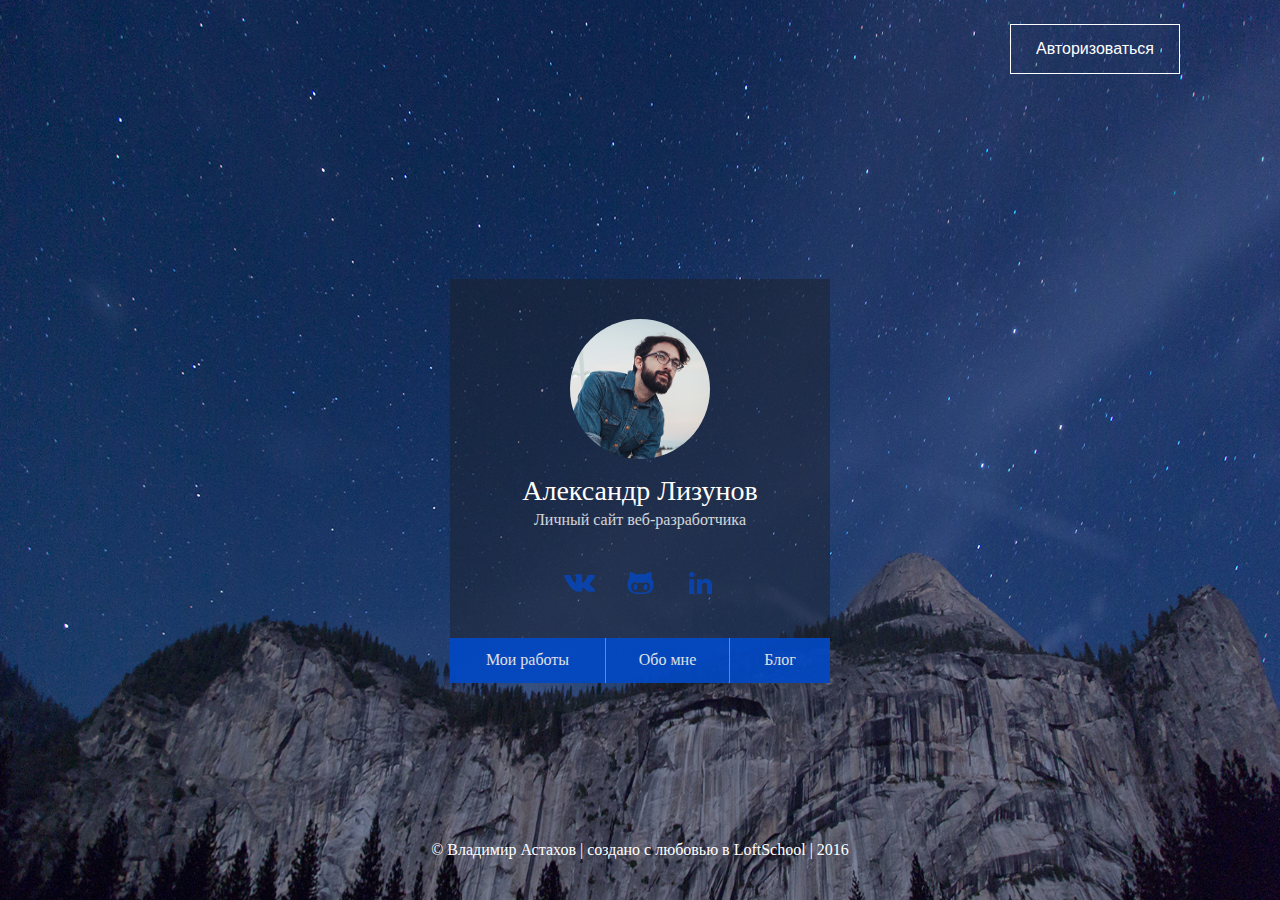
<file: index.html>
<!DOCTYPE html>
<html>
  <head>
    <meta charset="utf-8">
    <title>Home page</title>
    <meta content="" name="author">
    <meta content="" name="description">
    <meta content="" name="keywords">
    <meta content="width=device-width, initial-scale=1" name="viewport">
    <meta content="ie=edge" http-equiv="x-ua-compatible">
    <link rel="stylesheet" href="/assets/css/foundation.css">
    <script src="/assets/js/foundation.js" defer></script>
    <script src="/assets/js/app.js" defer></script><!--[if lt IE 9]>
    <script src="http://cdnjs.cloudflare.com/ajax/libs/html5shiv/3.7.2/html5shiv.min.js"></script><![endif]-->
  </head>
  <link rel="stylesheet" href="/assets/css/fonts.css">
  <link rel="stylesheet" href="/assets/css/app.css">
  <body>
    <div class="wraper">
      <div class="main__bg"><img class="main__bg-image" src="/assets/img/night-login.png"></div>
      <div class="content">
        <button class="authorisation-button">Авторизоваться</button>
        <div class="hero__container">
          <div class="hero__container-bg">
            <div class="C-hero__block">
              <div class="hero__block-pic"><img class="hero__block-pic-screen" src="/assets/img/photofull.png"></div>
              <div class="hero__block-name">Александр Лизунов</div>
              <div class="hero__block-spec">Личный сайт веб-разработчика</div>
            </div>
            <ul class="C-socials">
              <li class="socials__item"><a class="socials__link" href="#">
                  <svg class="icon socials-link-ico">
                    <use xlink:href="/assets/img/sprite.svg#vk"></use>
                  </svg></a></li>
              <li class="socials__item"><a class="socials__link" href="#">
                  <svg class="icon socials-link-ico">
                    <use xlink:href="/assets/img/sprite.svg#github"></use>
                  </svg></a></li>
              <li class="socials__item"><a class="socials__link" href="#">
                  <svg class="icon socials-link-ico">
                    <use xlink:href="/assets/img/sprite.svg#in"></use>
                  </svg></a></li>
            </ul>
            <ul class="hero__container-nav">
              <li class="hero__container-nav-item"><a class="hero__container-nav-link work" href="/works.html">Мои работы</a></li>
              <li class="hero__container-nav-item"><a class="hero__container-nav-link about" href="/about.html">Обо мне</a></li>
              <li class="hero__container-nav-item"><a class="hero__container-nav-link blog" href="/blog.html">Блог</a></li>
            </ul>
          </div>
        </div>
        <div class="made-by">© Владимир Астахов | создано с любовью в LoftSchool | 2016</div>
      </div>
    </div>
  </body>
</html>
</file>
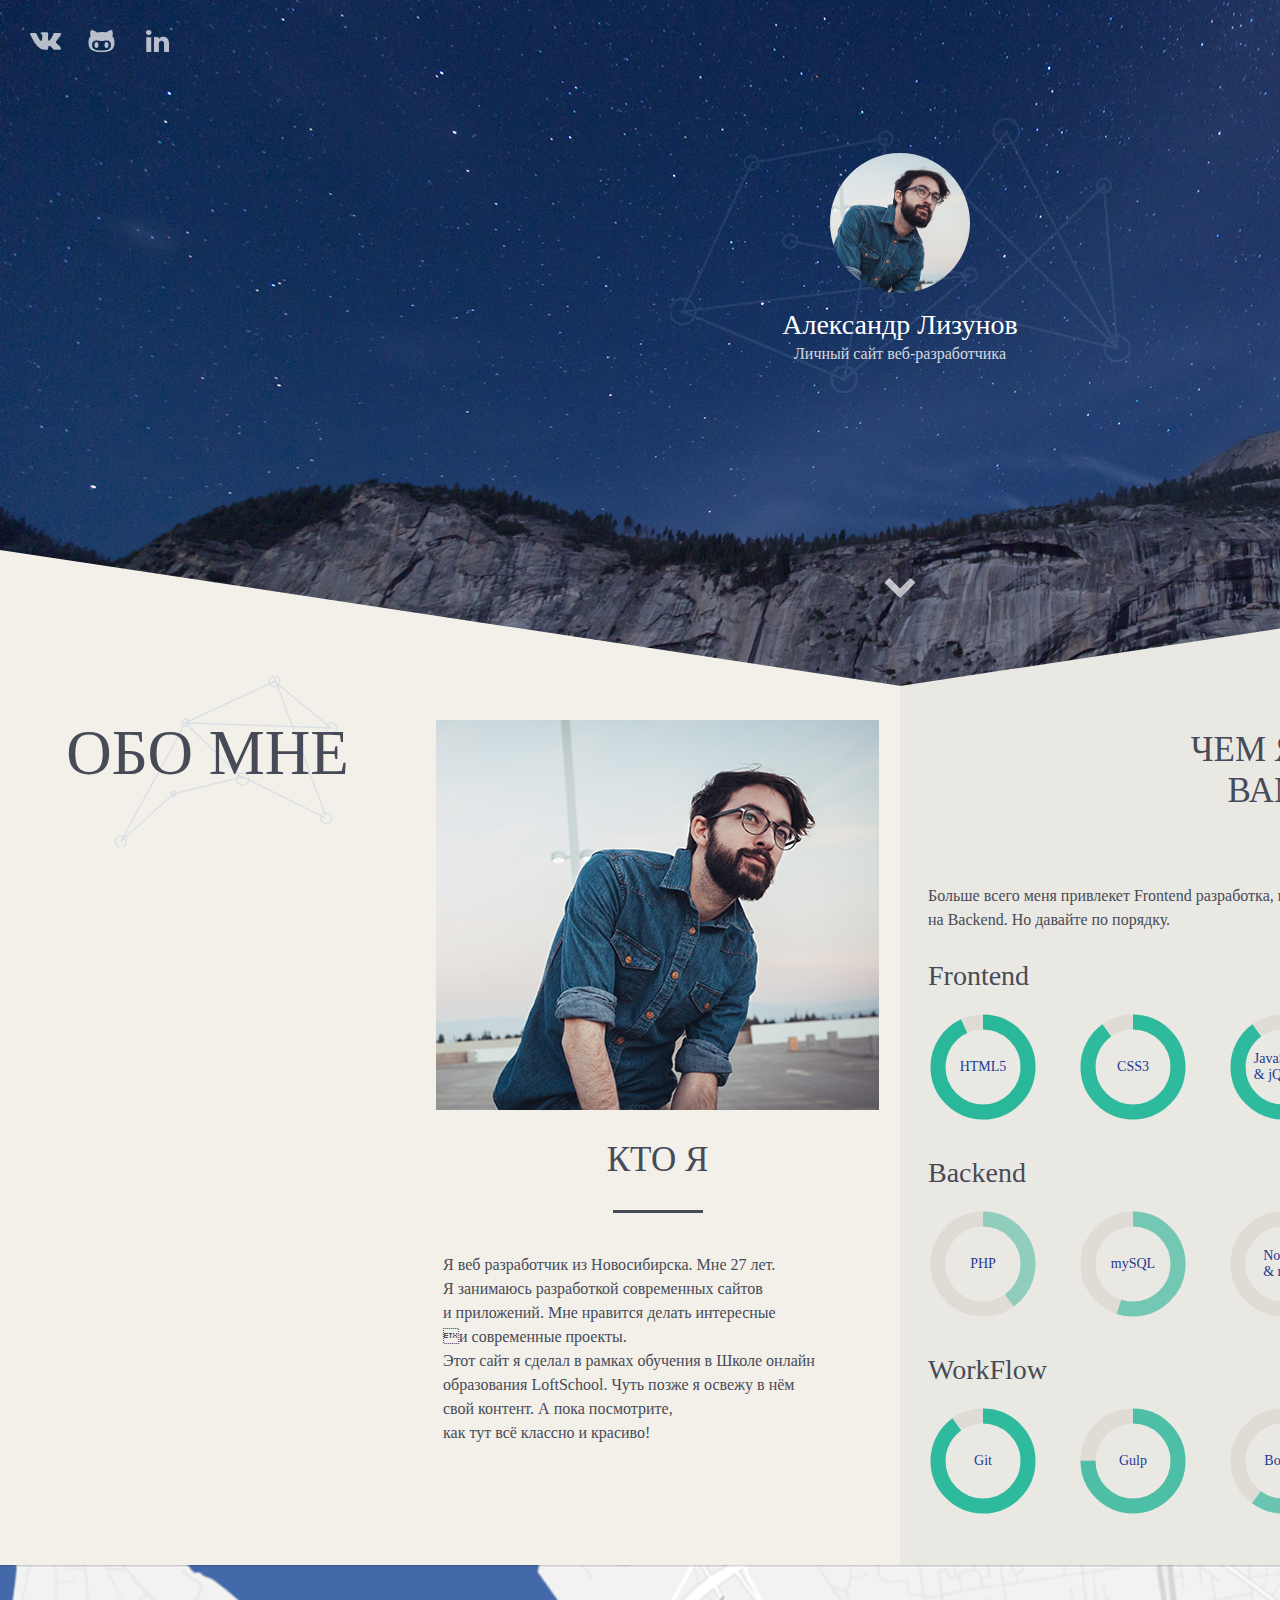
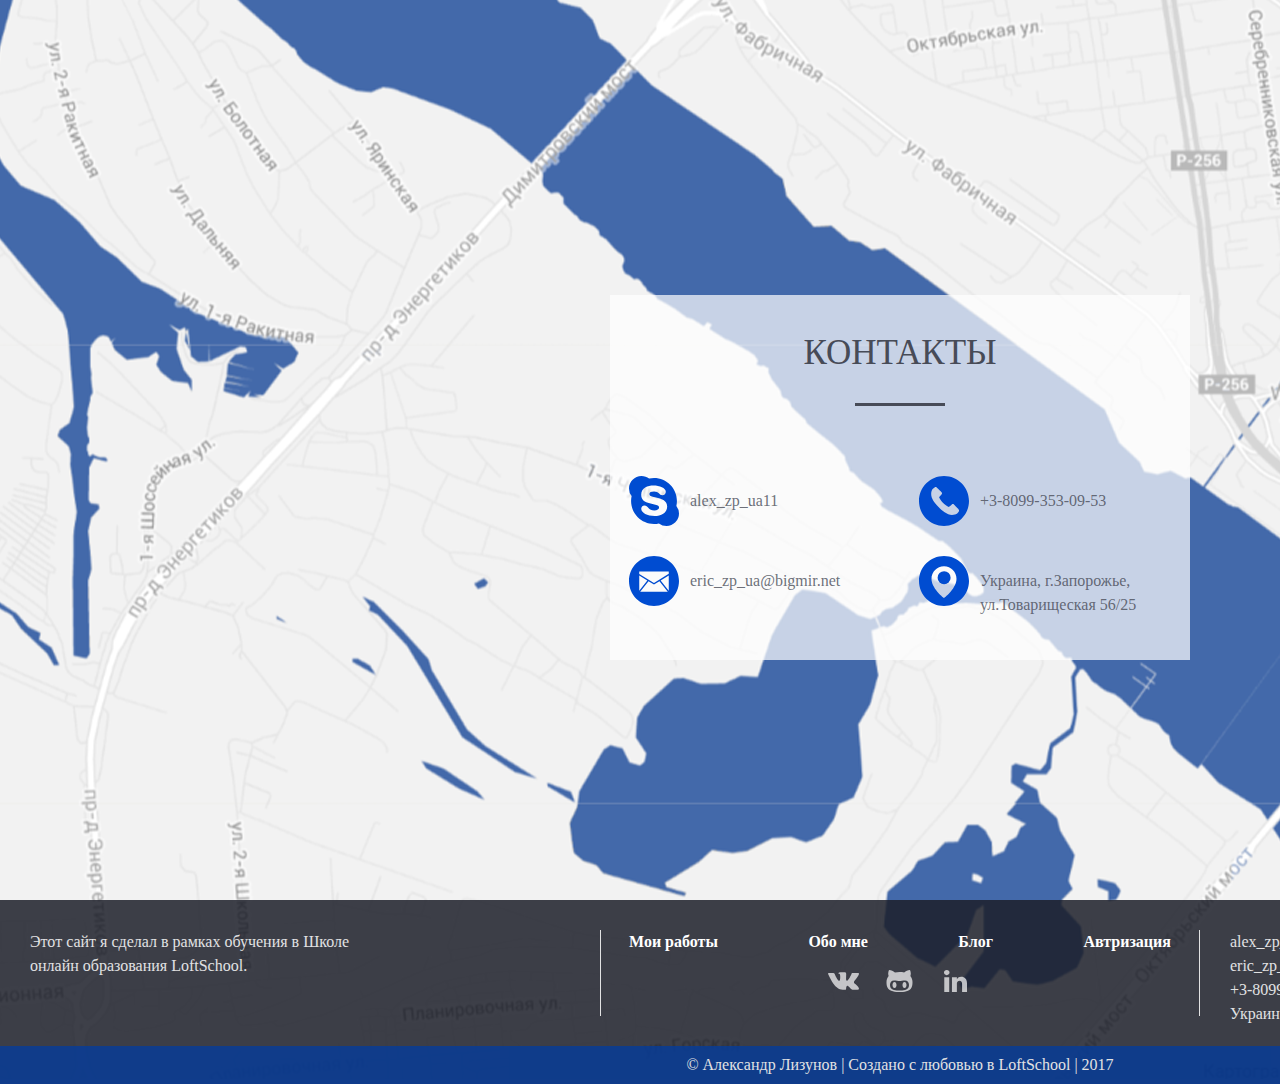
<file: about.html>
<!DOCTYPE html>
<html>
  <head>
    <meta charset="utf-8">
    <title>Обо мне</title>
    <meta content="" name="author">
    <meta content="" name="description">
    <meta content="" name="keywords">
    <meta content="width=device-width, initial-scale=1" name="viewport">
    <meta content="ie=edge" http-equiv="x-ua-compatible">
    <link rel="stylesheet" href="/assets/css/foundation.css">
    <script src="/assets/js/foundation.js" defer></script>
    <script src="/assets/js/app.js" defer></script><!--[if lt IE 9]>
    <script src="http://cdnjs.cloudflare.com/ajax/libs/html5shiv/3.7.2/html5shiv.min.js"></script><![endif]-->
  </head>
  <link rel="stylesheet" href="/assets/css/fonts.css">
  <link rel="stylesheet" href="/assets/css/about.css">
  <body>
    <div class="wraper">
      <div class="wraper__bg"><img class="wraper__bg-image" src="/assets/img/night-login.png"></div>
      <div class="header-cover">
        <ul class="header-socials C-socials">
          <li class="socials__item"><a class="socials__link" href="#">
              <svg class="icon socials-link-ico">
                <use xlink:href="/assets/img/sprite.svg#vk"></use>
              </svg></a></li>
          <li class="socials__item"><a class="socials__link" href="#">
              <svg class="icon socials-link-ico">
                <use xlink:href="/assets/img/sprite.svg#github"></use>
              </svg></a></li>
          <li class="socials__item"><a class="socials__link" href="#">
              <svg class="icon socials-link-ico">
                <use xlink:href="/assets/img/sprite.svg#in"></use>
              </svg></a></li>
        </ul>
        <button class="header__menubtn">
          <svg class="icon socials-link-ico hamburger">
            <use xlink:href="/assets/img/sprite.svg#hamburger"></use>
          </svg>
        </button>
      </div>
      <svg class="icon header__stars">
        <use xlink:href="/assets/img/sprite.svg#stars1"></use>
      </svg>
      <div class="C-hero__block">
        <div class="hero__block-pic"><img class="hero__block-pic-screen" src="/assets/img/photofull.png"></div>
        <div class="hero__block-name">Александр Лизунов</div>
        <div class="hero__block-spec">Личный сайт веб-разработчика</div>
      </div>
      <div class="box">
        <svg class="traingle" xmlns="http://www.w3.org/2000/svg" viewbox="0 0 1000 85" preserveaspectratio="none">
          <polygon class="left" points="0,0   0,86   500.8,86   500.8,75.5"></polygon>
          <polygon class="right" points="1000,0   1000,86   500,86   500,75.5"></polygon>
        </svg>
      </div>
      <button class="arrow-down">
        <svg class="icon socials-link-ico arrow-down_btn ">
          <use xlink:href="/assets/img/sprite.svg#arrow_down"></use>
        </svg>
      </button>
    </div>
    <div class="wraper content_wraper">
      <div class="about left">
        <div class="about-content__left">
          <h1 class="about-content__left-me">ОБО МНЕ
            <svg class="icon content__stars-ico">
              <use xlink:href="/assets/img/sprite.svg#stars2"></use>
            </svg>
          </h1>
          <div class="about-content__left-details"><img class="about-content__left-details-image" src="/assets/img/photofull.png">
            <h2 class="about-content__left-details-who">КТО Я</h2>
            <div class="about-content__left-details-text">
              <p>Я веб разработчик из Новосибирска. Мне 27 лет.</p>
              <p>Я занимаюсь разработкой современных сайтов</p>
              <p>и приложений. Мне нравится делать интересные</p>
              <p>и современные проекты.</p>
            </div>
            <div class="about-content__left-details-text">
              <p>Этот сайт я сделал в рамках обучения в Школе онлайн</p>
              <p>образования LoftSchool. Чуть позже я освежу в нём</p>
              <p>свой контент. А пока посмотрите,</p>
              <p>как тут всё классно и красиво!</p>
            </div>
          </div>
        </div>
      </div>
      <div class="about right">
        <div class="about-content__right">
          <h2 class="about-content__left-details-who">
            <p>ЧЕМ Я МОГУ БЫТЬ</p>
            <p>ВАМ ПОЛЕЗЕН</p>
          </h2>
          <div class="about-content__left-details-text">
            <p>Больше всего меня привлекет Frontend разработка, но я также знаком и могу решать не сложные задачи</p>
            <p>на Backend. Но давайте по порядку.</p>
          </div>
          <h3>Frontend
            <div class="about-content__right-directions">
              <div class="about-content__right-directions-item">
                <svg class="circles" width="110" height="110">
                  <circle class="circle__first" r="45" cx="50%" cy="50%" fill="none"></circle>
                  <circle class="circle__second circle-html" r="45" cx="50%" cy="50%" transform="rotate(-90 55 55)"></circle>
                </svg>
                <div class="about-content__right-directions-text">HTML5</div>
              </div>
              <div class="about-content__right-directions-item">
                <svg class="circles" width="110" height="110">
                  <circle class="circle__first" r="45" cx="50%" cy="50%" fill="none"></circle>
                  <circle class="circle__second circle-css" r="45" cx="50%" cy="50%" transform="rotate(-90 55 55)"></circle>
                </svg>
                <div class="about-content__right-directions-text">CSS3</div>
              </div>
              <div class="about-content__right-directions-item">
                <svg class="circles" width="110" height="110">
                  <circle class="circle__first" r="45" cx="50%" cy="50%" fill="none"></circle>
                  <circle class="circle__second circle-js" r="45" cx="50%" cy="50%" transform="rotate(-90 55 55)"></circle>
                </svg>
                <div class="about-content__right-directions-text about-content__right-directions-text-js">
                  <p>JavaScript</p>
                  <p>& jQuery</p>
                </div>
              </div>
            </div>
          </h3>
          <h3>Backend
            <div class="about-content__right-directions">
              <div class="about-content__right-directions-item">
                <svg class="circles" width="110" height="110">
                  <circle class="circle__first" r="45" cx="50%" cy="50%" fill="none"></circle>
                  <circle class="circle__second circle-php" r="45" cx="50%" cy="50%" transform="rotate(-90 55 55)"></circle>
                </svg>
                <div class="about-content__right-directions-text">PHP</div>
              </div>
              <div class="about-content__right-directions-item">
                <svg class="circles" width="110" height="110">
                  <circle class="circle__first" r="45" cx="50%" cy="50%" fill="none"></circle>
                  <circle class="circle__second circle-sql" r="45" cx="50%" cy="50%" transform="rotate(-90 55 55)"></circle>
                </svg>
                <div class="about-content__right-directions-text">mySQL</div>
              </div>
              <div class="about-content__right-directions-item">
                <svg class="circles" width="110" height="110">
                  <circle class="circle__first" r="45" cx="50%" cy="50%" fill="none"></circle>
                  <circle class="circle__second circle-node" r="45" cx="50%" cy="50%" transform="rotate(-90 55 55)"></circle>
                </svg>
                <div class="about-content__right-directions-text about-content__right-directions-text-js">
                  <p>Nodejs</p>
                  <p>& npm</p>
                </div>
              </div>
              <div class="about-content__right-directions-item">
                <svg class="circles" width="110" height="110">
                  <circle class="circle__first" r="45" cx="50%" cy="50%" fill="none"></circle>
                  <circle class="circle__second circle-mongo" r="45" cx="50%" cy="50%" transform="rotate(-90 55 55)"></circle>
                </svg>
                <div class="about-content__right-directions-text">Mongo.db</div>
              </div>
            </div>
          </h3>
          <h3>WorkFlow
            <div class="about-content__right-directions">
              <div class="about-content__right-directions-item">
                <svg class="circles" width="110" height="110">
                  <circle class="circle__first" r="45" cx="50%" cy="50%" fill="none"></circle>
                  <circle class="circle__second circle-git" r="45" cx="50%" cy="50%" transform="rotate(-90 55 55)"></circle>
                </svg>
                <div class="about-content__right-directions-text">Git</div>
              </div>
              <div class="about-content__right-directions-item">
                <svg class="circles" width="110" height="110">
                  <circle class="circle__first" r="45" cx="50%" cy="50%" fill="none"></circle>
                  <circle class="circle__second circle-gulp" r="45" cx="50%" cy="50%" transform="rotate(-90 55 55)"></circle>
                </svg>
                <div class="about-content__right-directions-text">Gulp</div>
              </div>
              <div class="about-content__right-directions-item">
                <svg class="circles" width="110" height="110">
                  <circle class="circle__first" r="45" cx="50%" cy="50%" fill="none"></circle>
                  <circle class="circle__second circle-bower" r="45" cx="50%" cy="50%" transform="rotate(-90 55 55)"></circle>
                </svg>
                <div class="about-content__right-directions-text">Bower</div>
              </div>
            </div>
          </h3>
        </div>
      </div>
    </div>
    <div class="wraper wraper-last">
      <div class="map-container"><img src="/assets/img/map.png"></div>
      <div class="city-map__contacts-cover">
        <h2 class="city-map__contacts-title about-content__left-details-who">КОНТАКТЫ</h2>
        <div class="city-map__contacts-block"><a class="city-map__contacts-link" href="#">alex_zp_ua11
            <svg class="icon city-map__contacts-ico">
              <use xlink:href="/assets/img/sprite.svg#skype"></use>
            </svg></a><a class="city-map__contacts-link" href="#">+3-8099-353-09-53
            <svg class="icon city-map__contacts-ico">
              <use xlink:href="/assets/img/sprite.svg#phone_n"></use>
            </svg></a><a class="city-map__contacts-link" href="#">eric_zp_ua@bigmir.net
            <svg class="icon city-map__contacts-ico">
              <use xlink:href="/assets/img/sprite.svg#envelope_n"></use>
            </svg></a><a class="city-map__contacts-link" href="#">Украина, г.Запорожье, ул.Товарищеская 56/25
            <svg class="icon city-map__contacts-ico">
              <use xlink:href="/assets/img/sprite.svg#map_n"></use>
            </svg></a></div>
      </div>
      <footer class="footer-bg">
        <div class="footer-container">
          <div class="footer__block">
            <div class="footer-text">
              <p>Этот сайт я сделал в рамках обучения в Школе</p>
              <p>онлайн образования LoftSchool.</p>
            </div>
          </div>
          <div class="footer__block footer__block-central">
            <ul class="footer_block-nav">
              <li class="nav-item"><a class="nav-link" href="works.html">Мои работы</a></li>
              <li class="nav-item"><a class="nav-link" href="/about.html">Обо мне</a></li>
              <li class="nav-item"><a class="nav-link" href="/blog.html">Блог</a></li>
              <li class="nav-item"><a class="nav-link" href="#">Автризация</a></li>
            </ul>
            <ul class="C-socials footer-socials">
              <li class="socials__item"><a class="socials__link" href="#">
                  <svg class="icon socials-link-ico">
                    <use xlink:href="/assets/img/sprite.svg#vk"></use>
                  </svg></a></li>
              <li class="socials__item"><a class="socials__link" href="#">
                  <svg class="icon socials-link-ico">
                    <use xlink:href="/assets/img/sprite.svg#github"></use>
                  </svg></a></li>
              <li class="socials__item"><a class="socials__link" href="#">
                  <svg class="icon socials-link-ico">
                    <use xlink:href="/assets/img/sprite.svg#in"></use>
                  </svg></a></li>
            </ul>
          </div>
          <div class="footer__block">
            <div class="footer-text">
              <p>alex_zp_ua11</p>
              <p>eric_zp_ua@bigmir.net</p>
              <p>+3-8099-353-09-53</p>
              <p>Украина, г.Запорожье, ул.Товарищеская 56/25</p>
            </div>
          </div>
        </div>
        <footer class="copy-rights">© Александр Лизунов | Создано с любовью в LoftSchool | 2017</footer>
      </footer>
    </div>
  </body>
</html>
</file>
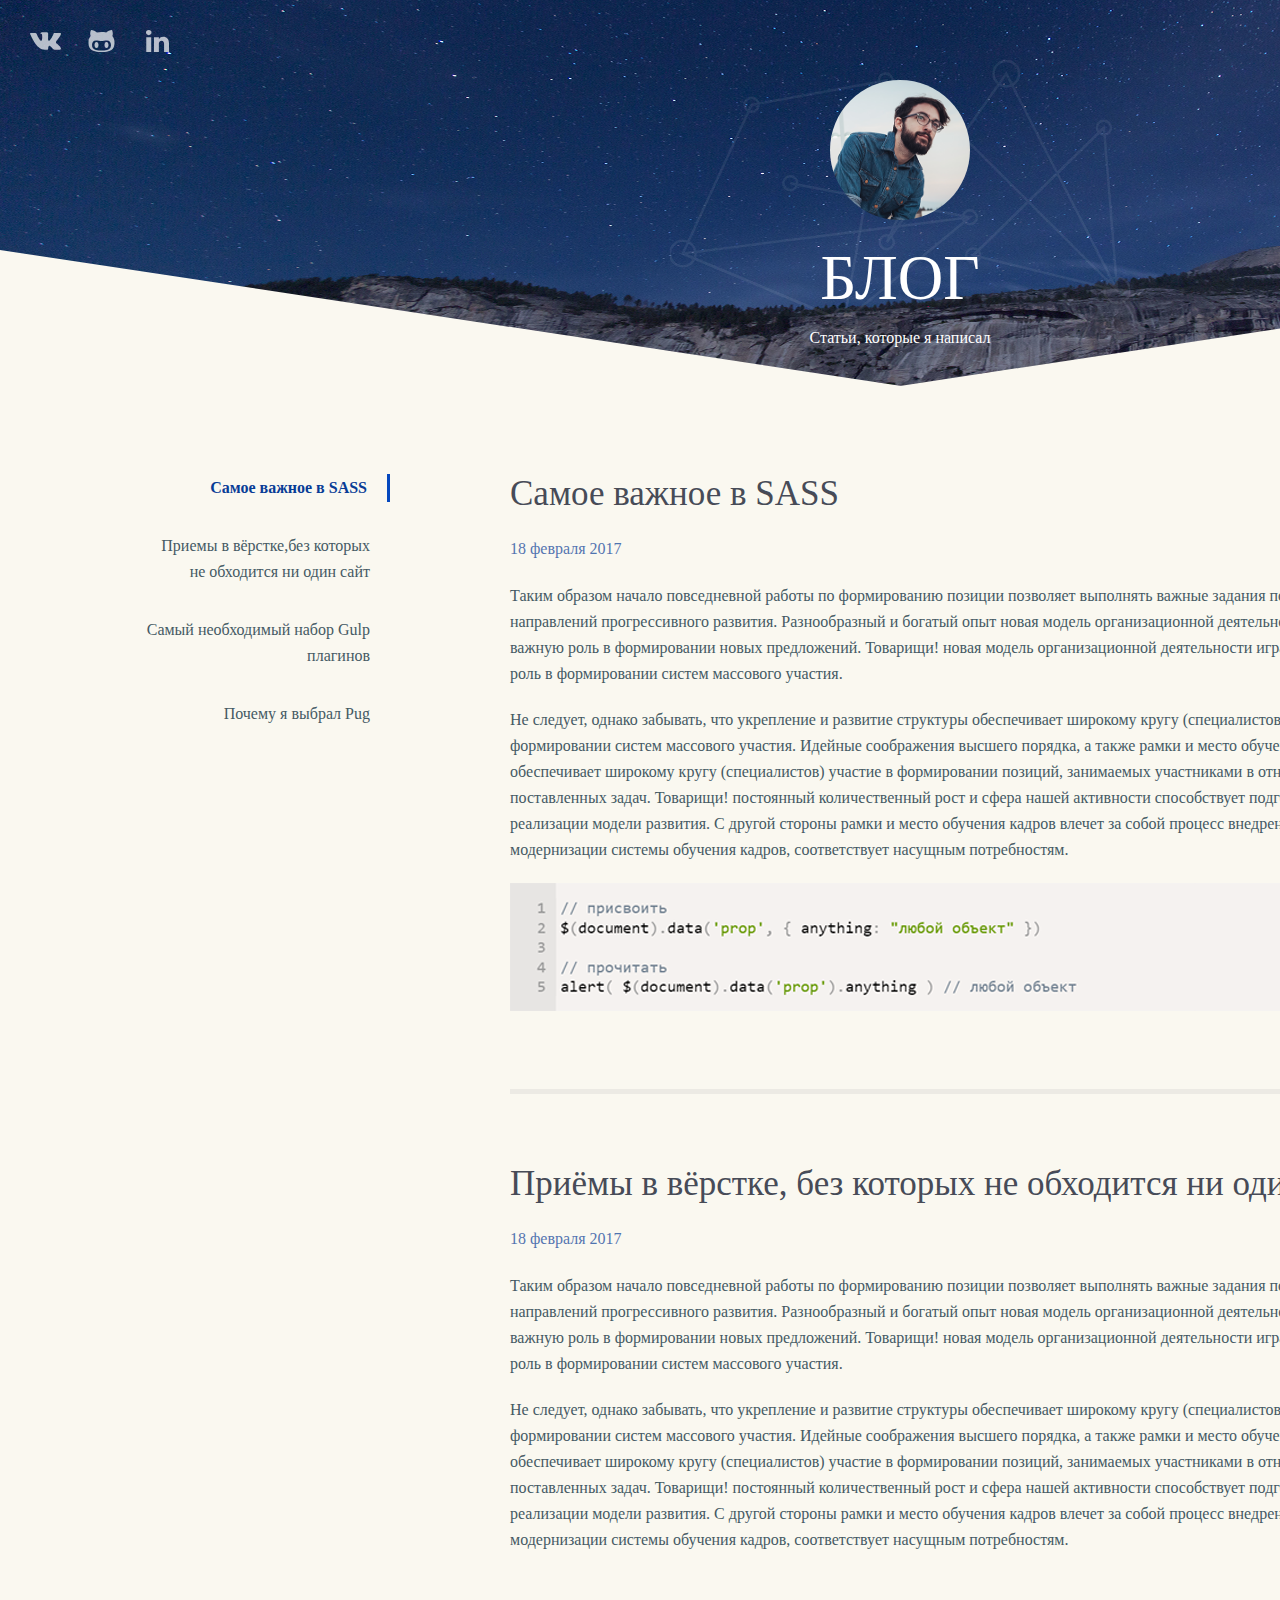
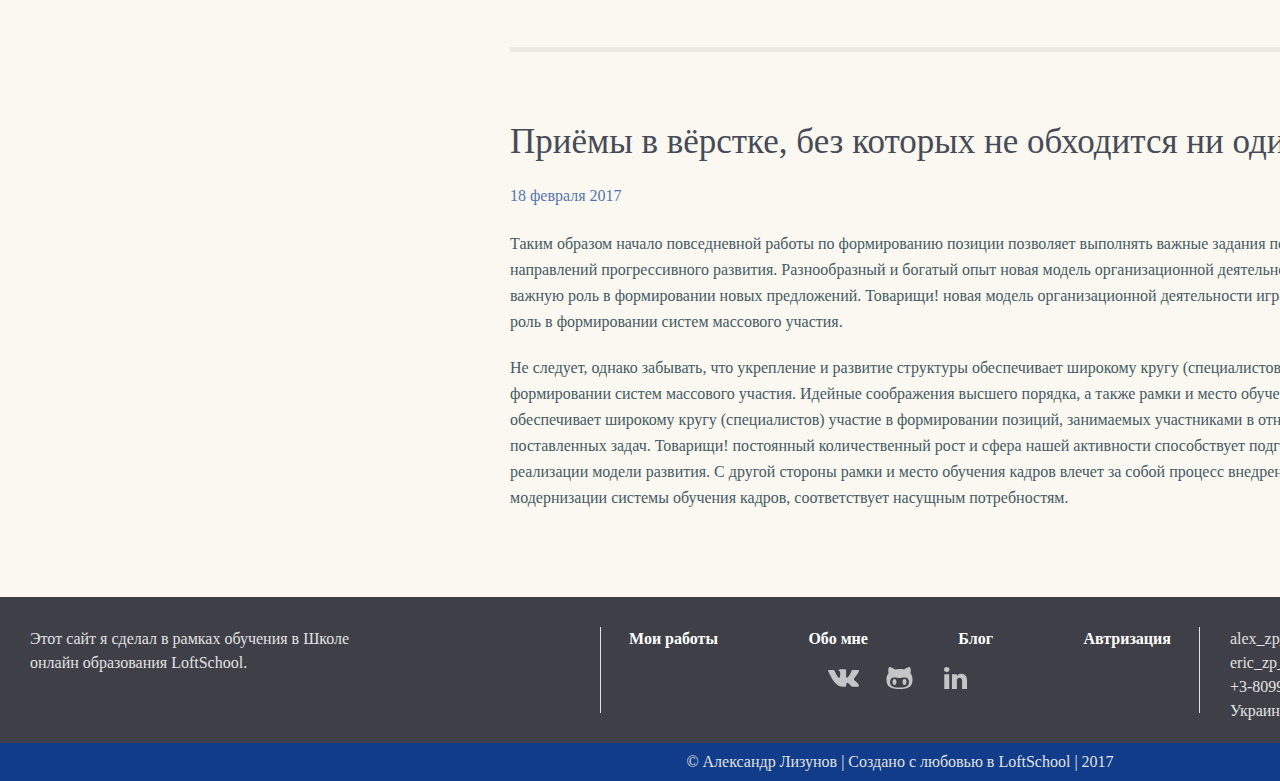
<file: blog.html>
<!DOCTYPE html>
<html>
  <head>
    <meta charset="utf-8">
    <title>Обо мне</title>
    <meta content="" name="author">
    <meta content="" name="description">
    <meta content="" name="keywords">
    <meta content="width=device-width, initial-scale=1" name="viewport">
    <meta content="ie=edge" http-equiv="x-ua-compatible">
    <link rel="stylesheet" href="/assets/css/foundation.css">
    <script src="/assets/js/foundation.js" defer></script>
    <script src="/assets/js/app.js" defer></script><!--[if lt IE 9]>
    <script src="http://cdnjs.cloudflare.com/ajax/libs/html5shiv/3.7.2/html5shiv.min.js"></script><![endif]-->
  </head>
  <link rel="stylesheet" href="/assets/css/fonts.css">
  <link rel="stylesheet" href="/assets/css/blog.css">
  <body>
    <div class="wraper">
      <div class="wraper__bg"><img class="wraper__bg-image" src="/assets/img/night-login.png"></div>
      <div class="header-cover">
        <ul class="header-socials C-socials">
          <li class="socials__item"><a class="socials__link" href="#">
              <svg class="icon socials-link-ico">
                <use xlink:href="/assets/img/sprite.svg#vk"></use>
              </svg></a></li>
          <li class="socials__item"><a class="socials__link" href="#">
              <svg class="icon socials-link-ico">
                <use xlink:href="/assets/img/sprite.svg#github"></use>
              </svg></a></li>
          <li class="socials__item"><a class="socials__link" href="#">
              <svg class="icon socials-link-ico">
                <use xlink:href="/assets/img/sprite.svg#in"></use>
              </svg></a></li>
        </ul>
        <button class="header__menubtn">
          <svg class="icon socials-link-ico hamburger">
            <use xlink:href="/assets/img/sprite.svg#hamburger"></use>
          </svg>
        </button>
      </div>
      <svg class="icon header__stars">
        <use xlink:href="/assets/img/sprite.svg#stars1"></use>
      </svg>
      <div class="C-hero__block">
        <div class="hero__block-pic"><img class="hero__block-pic-screen" src="/assets/img/photofull.png"></div>
        <h1>Блог</h1>
        <div class="hero__blog_text">Статьи, которые я написал</div>
      </div>
      <div class="box">
        <svg class="traingle" xmlns="http://www.w3.org/2000/svg" viewbox="0 0 1000 85" preserveaspectratio="none">
          <polygon class="left" points="0,0   0,86   500.8,86   500.8,75.5"></polygon>
          <polygon class="right" points="1000,0   1000,86   500,86   500,75.5"></polygon>
        </svg>
      </div>
    </div>
    <div class="wraper content-wraper">
      <div class="container">
        <div class="sidebar">
          <button class="sidebar-item side-bar_active">
            <p>Самое важное в SASS</p>
          </button>
          <button class="sidebar-item">
            <p>Приемы в вёрстке,без которых</p>
            <p>не обходится ни один сайт</p>
          </button>
          <button class="sidebar-item">
            <p>Самый необходимый набор Gulp</p>
            <p>плагинов</p>
          </button>
          <button class="sidebar-item">
            <p>Почему я выбрал Pug</p>
          </button>
        </div>
        <div class="main-content">
          <h2>Самое важное в SASS</h2>
          <p class="main-content__date">18 февраля 2017</p>
          <div class="main-content__text">
            <p class="main-content__text-article">Таким образом начало повседневной работы по формированию позиции позволяет выполнять важные задания по разработке направлений прогрессивного развития. Разнообразный и богатый опыт новая модель организационной деятельности играет важную роль в формировании новых предложений. Товарищи! новая модель организационной деятельности играет важную роль в формировании систем массового участия.</p>
            <p class="main-content__text-article">Не следует, однако забывать, что укрепление и развитие структуры обеспечивает широкому кругу (специалистов) участие в формировании систем массового участия. Идейные соображения высшего порядка, а также рамки и место обучения кадров обеспечивает широкому кругу (специалистов) участие в формировании позиций, занимаемых участниками в отношении поставленных задач. Товарищи! постоянный количественный рост и сфера нашей активности способствует подготовки и реализации модели развития. С другой стороны рамки и место обучения кадров влечет за собой процесс внедрения и модернизации системы обучения кадров, соответствует насущным потребностям.</p><img src="/assets/img/sassexample.png">
          </div>
          <h2>Приёмы в вёрстке, без которых не обходится ни один сайт</h2>
          <p class="main-content__date">18 февраля 2017</p>
          <div class="main-content__text">
            <p class="main-content__text-article">Таким образом начало повседневной работы по формированию позиции позволяет выполнять важные задания по разработке направлений прогрессивного развития. Разнообразный и богатый опыт новая модель организационной деятельности играет важную роль в формировании новых предложений. Товарищи! новая модель организационной деятельности играет важную роль в формировании систем массового участия.</p>
            <p class="main-content__text-article">Не следует, однако забывать, что укрепление и развитие структуры обеспечивает широкому кругу (специалистов) участие в формировании систем массового участия. Идейные соображения высшего порядка, а также рамки и место обучения кадров обеспечивает широкому кругу (специалистов) участие в формировании позиций, занимаемых участниками в отношении поставленных задач. Товарищи! постоянный количественный рост и сфера нашей активности способствует подготовки и реализации модели развития. С другой стороны рамки и место обучения кадров влечет за собой процесс внедрения и модернизации системы обучения кадров, соответствует насущным потребностям.</p>
          </div>
          <h2>Приёмы в вёрстке, без которых не обходится ни один сайт</h2>
          <p class="main-content__date">18 февраля 2017</p>
          <div class="main-content__text">
            <p class="main-content__text-article">Таким образом начало повседневной работы по формированию позиции позволяет выполнять важные задания по разработке направлений прогрессивного развития. Разнообразный и богатый опыт новая модель организационной деятельности играет важную роль в формировании новых предложений. Товарищи! новая модель организационной деятельности играет важную роль в формировании систем массового участия.</p>
            <p class="main-content__text-article">Не следует, однако забывать, что укрепление и развитие структуры обеспечивает широкому кругу (специалистов) участие в формировании систем массового участия. Идейные соображения высшего порядка, а также рамки и место обучения кадров обеспечивает широкому кругу (специалистов) участие в формировании позиций, занимаемых участниками в отношении поставленных задач. Товарищи! постоянный количественный рост и сфера нашей активности способствует подготовки и реализации модели развития. С другой стороны рамки и место обучения кадров влечет за собой процесс внедрения и модернизации системы обучения кадров, соответствует насущным потребностям.</p>
          </div>
        </div>
      </div>
    </div>
    <footer class="footer-bg">
      <div class="footer-container">
        <div class="footer__block">
          <div class="footer-text">
            <p>Этот сайт я сделал в рамках обучения в Школе</p>
            <p>онлайн образования LoftSchool.</p>
          </div>
        </div>
        <div class="footer__block footer__block-central">
          <ul class="footer_block-nav">
            <li class="nav-item"><a class="nav-link" href="works.html">Мои работы</a></li>
            <li class="nav-item"><a class="nav-link" href="/about.html">Обо мне</a></li>
            <li class="nav-item"><a class="nav-link" href="/blog.html">Блог</a></li>
            <li class="nav-item"><a class="nav-link" href="#">Автризация</a></li>
          </ul>
          <ul class="C-socials footer-socials">
            <li class="socials__item"><a class="socials__link" href="#">
                <svg class="icon socials-link-ico">
                  <use xlink:href="/assets/img/sprite.svg#vk"></use>
                </svg></a></li>
            <li class="socials__item"><a class="socials__link" href="#">
                <svg class="icon socials-link-ico">
                  <use xlink:href="/assets/img/sprite.svg#github"></use>
                </svg></a></li>
            <li class="socials__item"><a class="socials__link" href="#">
                <svg class="icon socials-link-ico">
                  <use xlink:href="/assets/img/sprite.svg#in"></use>
                </svg></a></li>
          </ul>
        </div>
        <div class="footer__block">
          <div class="footer-text">
            <p>alex_zp_ua11</p>
            <p>eric_zp_ua@bigmir.net</p>
            <p>+3-8099-353-09-53</p>
            <p>Украина, г.Запорожье, ул.Товарищеская 56/25</p>
          </div>
        </div>
      </div>
      <footer class="copy-rights">© Александр Лизунов | Создано с любовью в LoftSchool | 2017</footer>
    </footer>
  </body>
</html>
</file>
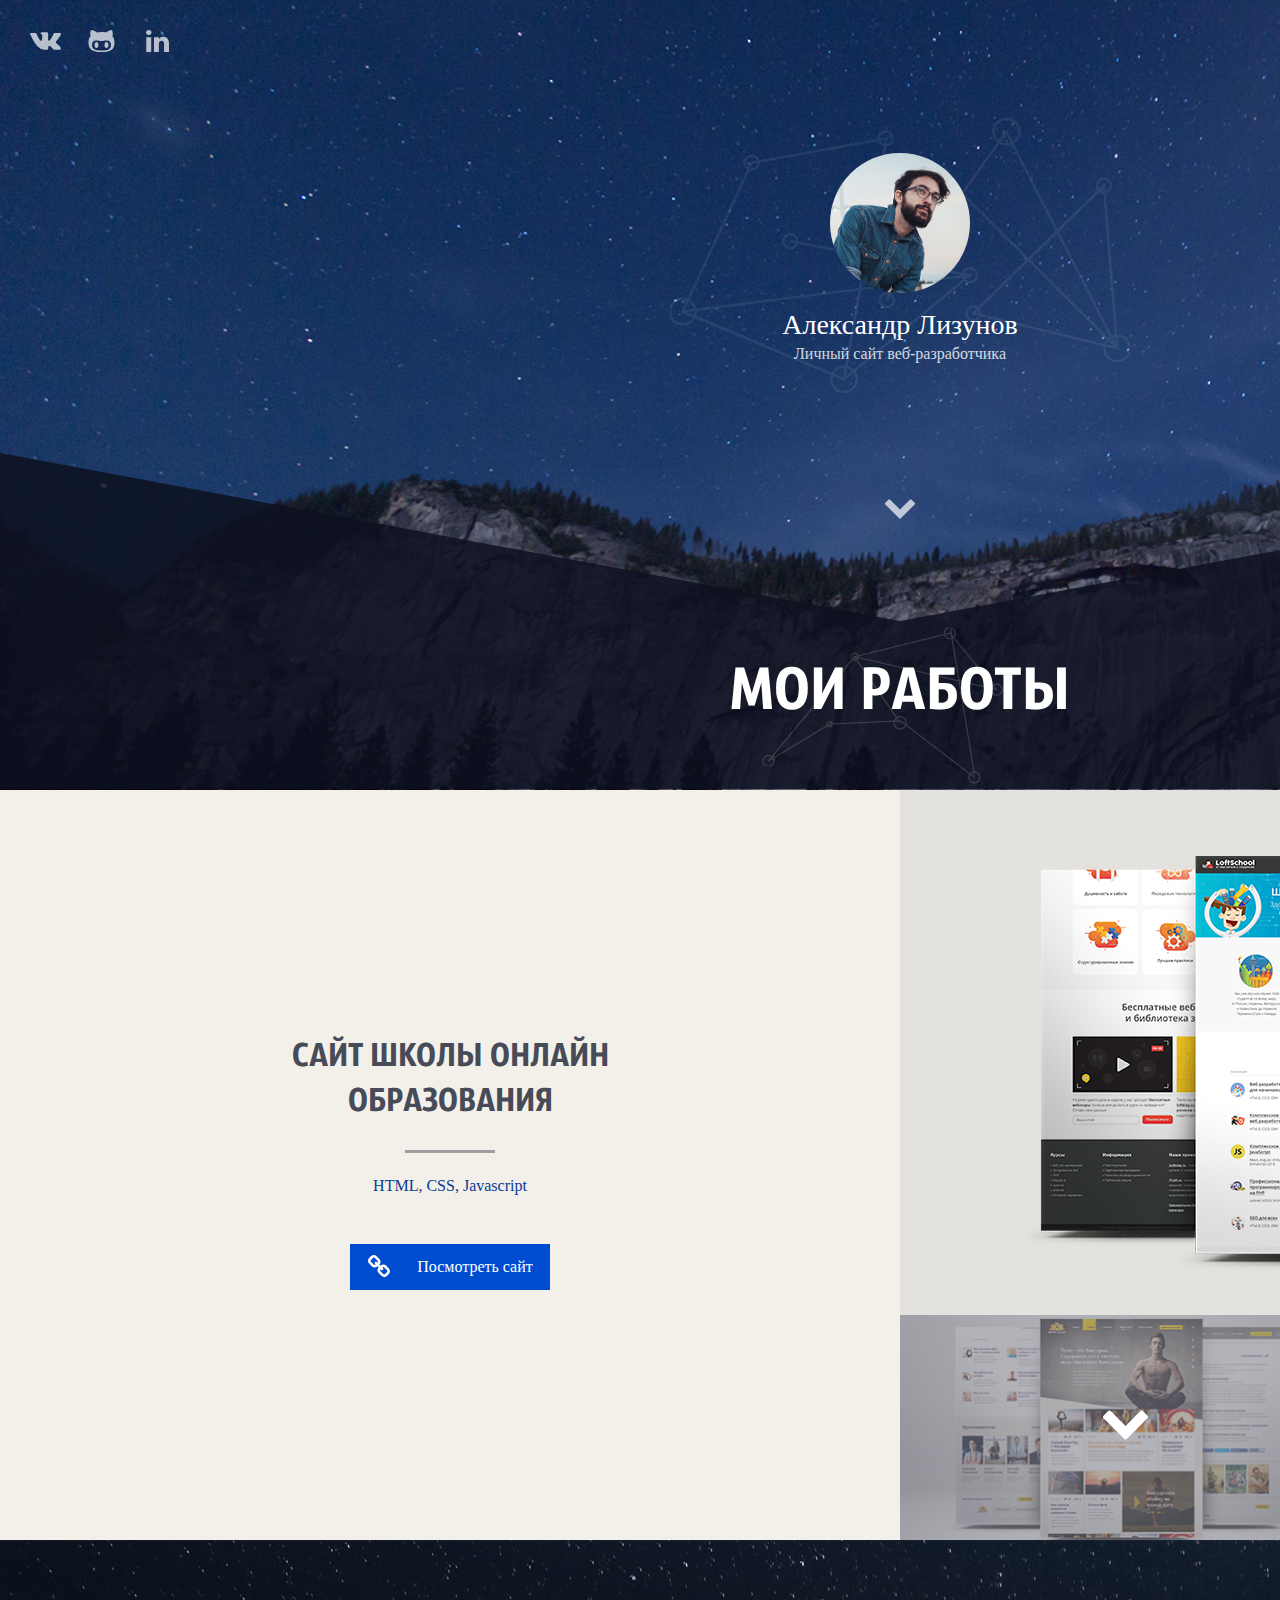
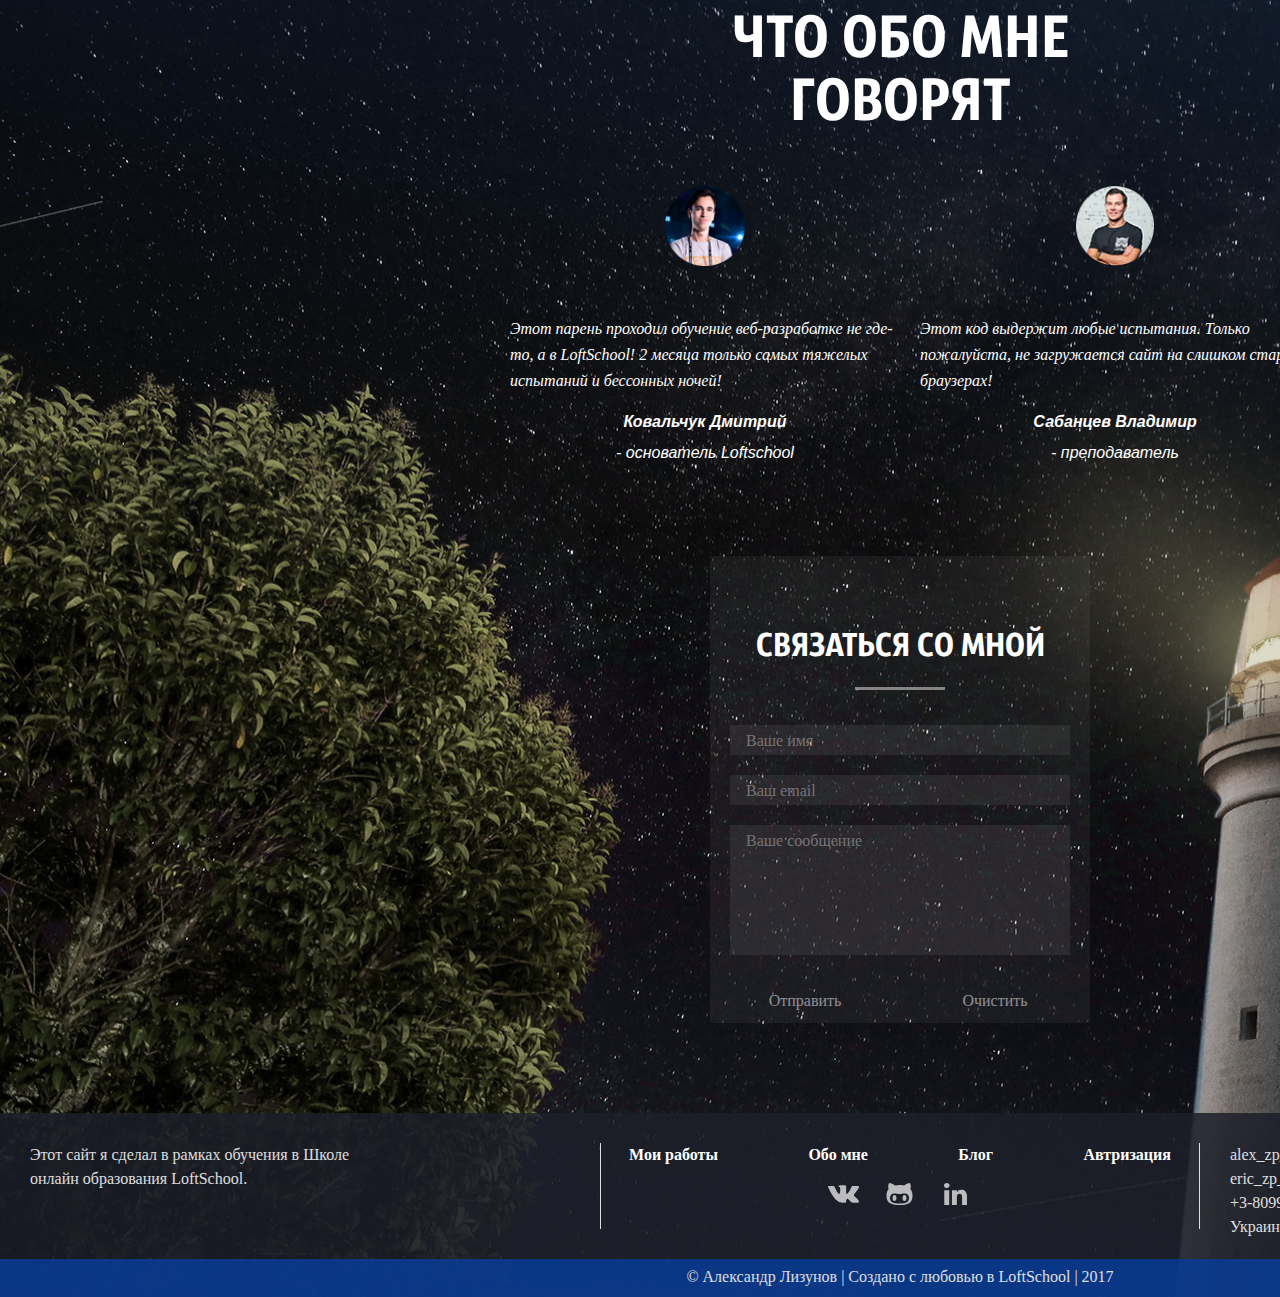
<file: works.html>
<!DOCTYPE html>
<html>
  <head>
    <meta charset="utf-8">
    <title>Обо мне</title>
    <meta content="" name="author">
    <meta content="" name="description">
    <meta content="" name="keywords">
    <meta content="width=device-width, initial-scale=1" name="viewport">
    <meta content="ie=edge" http-equiv="x-ua-compatible">
    <link rel="stylesheet" href="/assets/css/foundation.css">
    <script src="/assets/js/foundation.js" defer></script>
    <script src="/assets/js/app.js" defer></script><!--[if lt IE 9]>
    <script src="http://cdnjs.cloudflare.com/ajax/libs/html5shiv/3.7.2/html5shiv.min.js"></script><![endif]-->
  </head>
  <link rel="stylesheet" href="/assets/css/fonts.css">
  <link rel="stylesheet" href="/assets/css/works.css">
  <body>
    <div class="wraper">
      <div class="wraper__bg"><img class="wraper__bg-image" src="/assets/img/night-login.png"></div>
      <div class="header-cover">
        <ul class="header-socials C-socials">
          <li class="socials__item"><a class="socials__link" href="#">
              <svg class="icon socials-link-ico">
                <use xlink:href="/assets/img/sprite.svg#vk"></use>
              </svg></a></li>
          <li class="socials__item"><a class="socials__link" href="#">
              <svg class="icon socials-link-ico">
                <use xlink:href="/assets/img/sprite.svg#github"></use>
              </svg></a></li>
          <li class="socials__item"><a class="socials__link" href="#">
              <svg class="icon socials-link-ico">
                <use xlink:href="/assets/img/sprite.svg#in"></use>
              </svg></a></li>
        </ul>
        <button class="header__menubtn">
          <svg class="icon socials-link-ico hamburger">
            <use xlink:href="/assets/img/sprite.svg#hamburger"></use>
          </svg>
        </button>
      </div>
      <svg class="icon header__stars">
        <use xlink:href="/assets/img/sprite.svg#stars1"></use>
      </svg>
      <div class="C-hero__block">
        <div class="hero__block-pic"><img class="hero__block-pic-screen" src="/assets/img/photofull.png"></div>
        <div class="hero__block-name">Александр Лизунов</div>
        <div class="hero__block-spec">Личный сайт веб-разработчика</div>
      </div>
      <div class="header-triangle_block">
        <svg class="header-triangle_image" xmlns="http://www.w3.org/2000/svg" viewbox="0 0 100 100" preserveaspectratio="none">
          <polygon fill="#0d1120" fill-opacity=".85" points="50,50 100,0 100,100 0,100, 0,0"></polygon>
        </svg>
      </div>
      <div class="header-title__block">
        <h1>МОИ РАБОТЫ</h1>
      </div>
      <svg class="icon header__stars-ico">
        <use xlink:href="/assets/img/sprite.svg#stars2"></use>
      </svg>
      <button class="arrow-down">
        <svg class="icon socials-link-ico arrow-down_btn ">
          <use xlink:href="/assets/img/sprite.svg#arrow_down"></use>
        </svg>
      </button>
    </div>
    <div class="wraper slider_wraper">
      <div class="slider-comment">
        <div class="slider-comment_title">
          <p>Сайт школы онлайн</p>
          <p>образования</p>
        </div>
        <p class="site-link"><a class="site-link_topick" href="#">HTML</a><a class="site-link_topick" href="#">, CSS</a><a class="site-link_topick" href="#">, Javascript</a></p><a class="visit-site" href="#">Посмотреть сайт
          <svg class="icon site-link-ico">
            <use xlink:href="/assets/img/sprite.svg#link"></use>
          </svg></a>
      </div>
      <div class="slider-block">
        <div class="slider-main"><img class="slider-main_image" src="/assets/img/main-slide.png"></div>
        <div class="slider-small">
          <div class="slider-down"><img class="slider-down_img" src="/assets/img/joga.png">
            <button class="slider-button">
              <svg class="icon slider-button_down-ico">
                <use xlink:href="/assets/img/sprite.svg#arrow_down"></use>
              </svg>
            </button>
          </div>
          <div class="slider-up"><img class="slider-up__image" src="/assets/img/trialog.png">
            <button class="slider-button">
              <svg class="icon slider-button_up-ico">
                <use xlink:href="/assets/img/sprite.svg#arrow_down"></use>
              </svg>
            </button>
          </div>
        </div>
      </div>
    </div>
    <div class="wraper">
      <div class="wraper__bg about-me__wraper"><img class="wraper__about-me-image" src="/assets/img/Layer-about-me.png">
        <div class="container__about-me">
          <h1>
            <p>что обо мне</p>
            <p>говорят</p>
          </h1>
          <div class="rewievs">
            <div class="rewievs_from"><img class="rewiev-image" src="/assets/img/kovalchuk.png">
              <p class="rewievs-text"> Этот парень проходил обучение веб-разработке не где-то, а в LoftSchool! 2 месяца только самых тяжелых испытаний и бессонных ночей!</p>
              <p class="rewievs-name">Ковальчук Дмитрий</p>
              <p class="rewievs-position">- основатель Loftschool</p>
            </div>
            <div class="rewievs_from"><img class="rewiev-image" src="/assets/img/sabancev.png">
              <p class="rewievs-text">Этот код выдержит любые испытания. Только пожалуйста, не загружается сайт на слишком старых браузерах!</p>
              <p class="rewievs-name">Сабанцев Владимир</p>
              <p class="rewievs-position">- преподаватель</p>
            </div>
          </div>
          <div class="contact-me__block">
            <h2 class="contact-me__title">Связаться со мной</h2>
            <form>
              <input class="contact-form_field" type="text" name="name" placeholder="Ваше имя">
              <input class="contact-form_field" type="text" name="e-mail" placeholder="Ваш email">
              <textarea class="contact-form_field contacts-textarea" name="comment" cols="40" placeholder="Ваше сообщение" rows="6"></textarea>
            </form>
            <div class="form-buttons_block">
              <button class="form-button">Отправить</button>
              <button class="form-button">Очистить</button>
            </div>
          </div>
        </div>
      </div>
    </div>
    <footer class="footer-bg">
      <div class="footer-container">
        <div class="footer__block">
          <div class="footer-text">
            <p>Этот сайт я сделал в рамках обучения в Школе</p>
            <p>онлайн образования LoftSchool.</p>
          </div>
        </div>
        <div class="footer__block footer__block-central">
          <ul class="footer_block-nav">
            <li class="nav-item"><a class="nav-link" href="works.html">Мои работы</a></li>
            <li class="nav-item"><a class="nav-link" href="/about.html">Обо мне</a></li>
            <li class="nav-item"><a class="nav-link" href="/blog.html">Блог</a></li>
            <li class="nav-item"><a class="nav-link" href="#">Автризация</a></li>
          </ul>
          <ul class="C-socials footer-socials">
            <li class="socials__item"><a class="socials__link" href="#">
                <svg class="icon socials-link-ico">
                  <use xlink:href="/assets/img/sprite.svg#vk"></use>
                </svg></a></li>
            <li class="socials__item"><a class="socials__link" href="#">
                <svg class="icon socials-link-ico">
                  <use xlink:href="/assets/img/sprite.svg#github"></use>
                </svg></a></li>
            <li class="socials__item"><a class="socials__link" href="#">
                <svg class="icon socials-link-ico">
                  <use xlink:href="/assets/img/sprite.svg#in"></use>
                </svg></a></li>
          </ul>
        </div>
        <div class="footer__block">
          <div class="footer-text">
            <p>alex_zp_ua11</p>
            <p>eric_zp_ua@bigmir.net</p>
            <p>+3-8099-353-09-53</p>
            <p>Украина, г.Запорожье, ул.Товарищеская 56/25</p>
          </div>
        </div>
      </div>
      <footer class="copy-rights">© Александр Лизунов | Создано с любовью в LoftSchool | 2017</footer>
    </footer>
  </body>
</html>
</file>
<file: assets/css/fonts.css>
@charset "UTF-8";
/** Generated by FG **/
@font-face {
  font-family: 'Conv_Roboto-Light';
  src: url("../fonts/Roboto-Light.eot");
  src: local("☺"), url("../fonts/Roboto-Light.woff") format("woff"), url("../fonts/Roboto-Light.ttf") format("truetype"), url("../fonts/Roboto-Light.svg") format("svg");
  font-weight: normal;
  font-style: normal; }

/** Generated by FG **/
@font-face {
  font-family: 'Conv_Roboto-LightItalic';
  src: url("../fonts/Roboto-LightItalic.eot");
  src: local("☺"), url("../fonts/Roboto-LightItalic.woff") format("woff"), url("../fonts/Roboto-LightItalic.ttf") format("truetype"), url("../fonts/Roboto-LightItalic.svg") format("svg");
  font-weight: normal;
  font-style: normal; }

/** Generated by FG **/
@font-face {
  font-family: 'Conv_FontAwesome';
  src: url("../fonts/FontAwesome.eot");
  src: local("☺"), url("../fonts/FontAwesome.woff") format("woff"), url("../fonts/FontAwesome.ttf") format("truetype"), url("../fonts/FontAwesome.svg") format("svg");
  font-weight: normal;
  font-style: normal; }

/** Generated by FG **/
@font-face {
  font-family: 'Conv_fontawesome-webfont';
  src: url("../fonts/fontawesome-webfont.eot");
  src: local("☺"), url("../fonts/fontawesome-webfont.woff") format("woff"), url("../fonts/fontawesome-webfont.ttf") format("truetype"), url("../fonts/fontawesome-webfont.svg") format("svg");
  font-weight: normal;
  font-style: normal; }

/** Generated by FG **/
@font-face {
  font-family: 'Conv_Roboto-Bold';
  src: url("../fonts/Roboto-Bold.eot");
  src: local("☺"), url("../fonts/Roboto-Bold.woff") format("woff"), url("../fonts/Roboto-Bold.ttf") format("truetype"), url("../fonts/Roboto-Bold.svg") format("svg");
  font-weight: normal;
  font-style: normal; }

/** Generated by FG **/
@font-face {
  font-family: 'Conv_Roboto-Medium';
  src: url("../fonts/Roboto-Medium.eot");
  src: local("☺"), url("../fonts/Roboto-Medium.woff") format("woff"), url("../fonts/Roboto-Medium.ttf") format("truetype"), url("../fonts/Roboto-Medium.svg") format("svg");
  font-weight: normal;
  font-style: normal; }

/** Generated by FG **/
@font-face {
  font-family: 'Conv_Roboto-Regular';
  src: url("../fonts/Roboto-Regular.eot");
  src: local("☺"), url("../fonts/Roboto-Regular.woff") format("woff"), url("../fonts/Roboto-Regular.ttf") format("truetype"), url("../fonts/Roboto-Regular.svg") format("svg");
  font-weight: normal;
  font-style: normal; }

/** Generated by FG **/
@font-face {
  font-family: 'Conv_Sansus-Webissimo-Regular';
  src: url("../fonts/Sansus-Webissimo-Regular.eot");
  src: local("☺"), url("../fonts/Sansus-Webissimo-Regular.woff") format("woff"), url("../fonts/Sansus-Webissimo-Regular.ttf") format("truetype"), url("../fonts/Sansus-Webissimo-Regular.svg") format("svg");
  font-weight: normal;
  font-style: normal; }

/** Generated by FG **/
@font-face {
  font-family: 'Conv_Roboto-BoldItalic';
  src: url("../fonts/Roboto-BoldItalic.eot");
  src: local("☺"), url("../fonts/Roboto-BoldItalic.woff") format("woff"), url("../fonts/Roboto-BoldItalic.ttf") format("truetype"), url("../fonts/Roboto-BoldItalic.svg") format("svg");
  font-weight: normal;
  font-style: normal; }

/*# sourceMappingURL=[data-uri] */
</file>
<file: assets/css/app.css>
body {
  margin: 0; }

.clearfix {
  content: ".";
  display: block;
  height: 0;
  clear: both;
  visibility: hidden; }

.greating {
  overflow: hidden;
  position: relative;
  padding: 150px 20px 50px;
  background: #F44336;
  box-shadow: 0 1px 5px rgba(0, 0, 0, 0.3); }
  .greating_text {
    font: 45px 'Arial', sans-serif;
    color: #fff; }
  .greating_picture {
    position: absolute;
    bottom: 0;
    right: 0;
    width: 100px;
    height: 114px;
    background: url("/assets/img/viking.png") no-repeat center;
    -webkit-transform: translate3D(100%, 0, 0);
        -ms-transform: translate3D(100%, 0, 0);
            transform: translate3D(100%, 0, 0);
    -webkit-transition: -webkit-transform 0.5s;
    transition: -webkit-transform 0.5s;
    transition: transform 0.5s;
    transition: transform 0.5s, -webkit-transform 0.5s; }

.greating_picture.m--show {
  -webkit-transform: translate3D(0, 0, 0);
      -ms-transform: translate3D(0, 0, 0);
          transform: translate3D(0, 0, 0); }

* {
  box-sizing: border-box;
  list-style-type: none;
  outline: none; }

.wraper {
  overflow: hidden;
  height: 100vh; }

.main__bg {
  position: relative;
  height: 100%;
  min-height: 100vh; }

.main__bg-image {
  height: 100%;
  width: 100%;
  min-height: 100vh;
  position: absolute; }

.content {
  position: static;
  width: 100%; }

.authorisation-button {
  text-decoration: none;
  position: absolute;
  top: 24px;
  right: 100px;
  background: transparent;
  color: white;
  cursor: pointer;
  padding: 15px 25px;
  border: 1px solid white; }

.hero__container {
  text-align: center;
  position: absolute;
  top: 31%;
  width: 100%; }

.hero__container-bg {
  padding-top: 40px;
  width: 380px;
  margin: 0 auto;
  background-color: rgba(28, 31, 41, 0.5); }

C-hero__block {
  background-color: rgba(28, 31, 41, 0.5); }

.hero__block-pic {
  width: 140px;
  height: 140px;
  border-radius: 50%;
  overflow: hidden;
  position: relative;
  margin: 0 auto; }

.hero__block-pic-screen {
  height: 175px;
  position: absolute;
  top: -6px;
  left: -50px; }

.hero__block-name {
  margin-top: 15px;
  color: white;
  font-family: Roboto;
  font-size: 28px;
  font-weight: 500;
  line-height: 34px; }

.hero__block-spec {
  opacity: 0.8;
  color: white;
  font-family: Roboto;
  font-size: 16px;
  font-weight: 400;
  line-height: 24px;
  margin-bottom: 40px; }

.C-socials {
  list-style-type: none;
  display: inline-block;
  text-align: center;
  padding-left: 0px;
  margin-top: 0px;
  margin-bottom: 40px; }
  .C-socials :last-child {
    margin-right: 0px; }

.socials__item {
  display: inline-block;
  vertical-align: middle;
  margin-right: 25px; }

.socials__link {
  cursor: pointer;
  height: 25px; }

.socials-link-ico {
  display: inline-block;
  width: 31px;
  height: 22px;
  fill-opacity: .7;
  fill: #004cd1; }
  .socials-link-ico:hover {
    fill-opacity: 1; }

.hero__container-nav {
  padding: 0;
  margin: 0;
  display: -webkit-box;
  display: -ms-flexbox;
  display: flex; }

.hero__container-nav-item {
  display: inline-block;
  text-align: center; }

.hero__container-nav-link {
  text-decoration: none;
  padding-top: 4px;
  cursor: pointer;
  color: white;
  font-family: Roboto;
  font-size: 16px;
  font-weight: 500;
  line-height: 36px;
  margin-right: 0px;
  display: block;
  opacity: 0.85;
  background-color: #004cd1;
  height: 45px;
  width: 100%; }
  .hero__container-nav-link:hover {
    background-color: #043ea3; }

.work {
  width: 155px; }

.about {
  width: 125px;
  border-left: 1px solid rgba(222, 227, 231, 0.5);
  border-right: 1px solid rgba(222, 227, 231, 0.5); }

.blog {
  width: 100px; }

.made-by {
  width: 100%;
  text-align: center;
  position: absolute;
  color: white;
  font-family: Roboto;
  font-size: 16px;
  font-weight: 300;
  line-height: 101px;
  bottom: 0%; }

/*# sourceMappingURL=[data-uri] */
</file>
<file: assets/css/about.css>
* {
  text-decoration: none;
  box-sizing: border-box;
  outline: none; }

p {
  margin: 0; }

body {
  min-height: 100vh;
  height: 100%; }

.C-socials {
  width: 180px;
  float: left;
  list-style-type: none;
  display: -webkit-box;
  display: -ms-flexbox;
  display: flex;
  text-align: center;
  padding-left: 0px;
  margin-top: 30px;
  margin-bottom: 40px; }
  .C-socials :last-child {
    margin-right: 0px; }

.socials__item {
  display: inline-block;
  vertical-align: middle;
  margin-right: 25px; }

.socials__link {
  cursor: pointer;
  height: 25px; }

.socials-link-ico {
  display: inline-block;
  width: 31px;
  height: 22px;
  fill-opacity: .7;
  fill: white; }
  .socials-link-ico:hover {
    fill: #004cd1; }

.wraper {
  min-width: 1800px;
  width: 100%;
  position: relative;
  display: block;
  overflow: hidden;
  height: auto; }

.header-cover {
  padding: 0 30px;
  display: -webkit-box;
  display: -ms-flexbox;
  display: flex;
  width: 100%;
  position: absolute;
  top: 0px;
  -webkit-box-pack: justify;
      -ms-flex-pack: justify;
          justify-content: space-between; }

.wraper__bg {
  min-width: 1800px; }

.wraper__bg-image {
  min-width: 100%;
  height: 700px; }

.header__menubtn {
  border: none;
  background: transparent;
  cursor: pointer; }

.helper {
  width: 100%;
  height: 0px; }

.hamburger {
  width: 45px;
  height: 35px; }

.C-hero__block {
  position: absolute;
  display: block;
  width: 400px;
  text-align: center;
  left: 50%;
  -webkit-transform: translateX(-50%);
      -ms-transform: translateX(-50%);
          transform: translateX(-50%);
  top: 153px; }

.hero__block-pic {
  width: 140px;
  height: 140px;
  border-radius: 50%;
  overflow: hidden;
  position: relative;
  margin: 0 auto; }

.hero__block-pic-screen {
  height: 175px;
  position: absolute;
  top: -6px;
  left: -50px; }

.hero__block-name {
  margin-top: 15px;
  color: white;
  font-family: Roboto;
  font-size: 28px;
  font-weight: 500;
  line-height: 34px; }

.hero__block-spec {
  opacity: 0.8;
  color: white;
  font-family: Roboto;
  font-size: 16px;
  font-weight: 400;
  line-height: 24px;
  margin-bottom: 40px; }

.header__stars {
  left: 50%;
  -webkit-transform: translateX(-50%);
      -ms-transform: translateX(-50%);
          transform: translateX(-50%);
  top: 118px;
  position: absolute;
  opacity: 0.07;
  width: 460px;
  height: 275px;
  stroke: white;
  fill: none; }

.box {
  width: 100%;
  position: absolute;
  bottom: -53px;
  margin: 50px auto; }

.arrow-down {
  display: block;
  position: absolute;
  bottom: 90px;
  left: 50%;
  -webkit-transform: translateX(-50%);
      -ms-transform: translateX(-50%);
          transform: translateX(-50%);
  background: transparent;
  border: none;
  cursor: pointer;
  outline: none; }

.arrow-down_btn {
  width: 50px;
  padding: 10px;
  height: 42px;
  padding: 10px; }

.traingle .left {
  fill: #f2f0e8; }

.traingle .right {
  fill: #eae8e2; }

.content_wraper {
  margin-top: -4px;
  display: -webkit-box;
  display: -ms-flexbox;
  display: flex;
  width: 100%;
  min-width: 1800px;
  overflow: visible; }

.about {
  width: 50%; }

.left {
  position: relative;
  background-color: #f2f0e8;
  padding-top: 20px; }

.right {
  background-color: #eae8e2; }

.about-content__left {
  z-index: 25;
  width: 900px;
  float: right;
  display: -webkit-box;
  display: -ms-flexbox;
  display: flex; }

.about-content__right {
  width: 900px;
  float: left; }

.about-content__left-me {
  margin-top: 0px;
  display: block;
  position: relative;
  width: 415px;
  color: #474b57;
  font-family: SansusWebissimo;
  font-size: 63px;
  font-weight: 400;
  line-height: 66px;
  text-transform: uppercase;
  text-align: center; }

.about-content__left-details {
  width: 485px;
  padding-bottom: 120px; }

.about-content__left-details-image {
  margin: 0 auto;
  display: block; }

.content__stars-ico {
  position: absolute;
  fill: none;
  width: 262px;
  height: 171px;
  opacity: 0.1;
  stroke: #1056d1;
  -webkit-transform: rotate(180deg);
      -ms-transform: rotate(180deg);
          transform: rotate(180deg);
  display: block;
  top: -44px;
  left: 95px; }

.about-content__left-details-who {
  position: relative;
  color: #474b57;
  font-family: SansusWebissimo;
  font-size: 35px;
  font-weight: 400;
  line-height: 41px;
  text-transform: uppercase;
  text-align: center;
  margin-bottom: 40px; }
  .about-content__left-details-who:after {
    margin-top: 30px;
    content: '';
    display: block;
    width: 90px;
    height: 3px;
    background-color: #474b57;
    position: relative;
    bottom: 0;
    left: 50%;
    -webkit-transform: translateX(-50%);
        -ms-transform: translateX(-50%);
            transform: translateX(-50%); }

.about-content__left-details-text {
  color: #474b57;
  font-family: Roboto;
  font-size: 16px;
  font-weight: 400;
  line-height: 24px;
  padding: 0 38px 0 28px; }

h3 {
  color: #474b57;
  font-family: Roboto;
  font-size: 28px;
  font-weight: 500;
  line-height: 32px;
  padding-left: 28px; }

.about-content__right-directions {
  display: -webkit-box;
  display: -ms-flexbox;
  display: flex;
  margin-top: 20px; }

.about-content__right-directions-item {
  margin-right: 40px;
  position: relative; }

.about-content__right-directions-text {
  position: absolute;
  top: 40%;
  left: 50%;
  -webkit-transform: translateX(-50%);
      -ms-transform: translateX(-50%);
          transform: translateX(-50%); }

.circles {
  fill: none;
  stroke-width: 15; }

.circle__first {
  stroke: #dfdcd5; }

.circle__second {
  stroke-dasharray: .0010 282.6;
  -webkit-transition: all 1s;
  transition: all 1s; }

.about-content__right-directions-text {
  color: #243994;
  font-family: Roboto;
  font-size: 14px;
  font-weight: 500;
  line-height: normal; }

.circle-html {
  opacity: 0.93;
  stroke: #1bb696;
  stroke-dasharray: 262.818 282.6; }

.circle-css {
  opacity: 0.9;
  stroke: #1bb696;
  stroke-dasharray: 254.34 282.6; }

.about-content__right-directions-text-js {
  top: 33%; }

.circle-js {
  opacity: 0.9;
  stroke: #1bb696;
  stroke-dasharray: 254.34 282.6; }

.circle-php {
  opacity: 0.4;
  stroke: #1bb696;
  stroke-dasharray: 113.04 282.6; }

.circle-sql {
  opacity: 0.55;
  stroke: #1bb696;
  stroke-dasharray: 155.43 282.6; }

.circle-node {
  opacity: 0.35;
  stroke: #1bb696;
  stroke-dasharray: 98.91 282.6; }

.circle-mongo {
  opacity: 0.6;
  stroke: #1bb696;
  stroke-dasharray: 169.56 282.6; }

.circle-git {
  opacity: 0.9;
  stroke: #1bb696;
  stroke-dasharray: 254.34 282.6; }

.circle-gulp {
  opacity: 0.75;
  stroke: #1bb696;
  stroke-dasharray: 211.95 282.6; }

.circle-bower {
  opacity: 0.6;
  stroke: #1bb696;
  stroke-dasharray: 169.56 282.6; }

.map-container img {
  width: 100%;
  min-height: 1110px;
  height: 100%; }

.city-map__contacts-cover {
  position: absolute;
  top: 330px;
  left: 50%;
  -webkit-transform: translateX(-50%);
      -ms-transform: translateX(-50%);
          transform: translateX(-50%);
  width: 580px;
  background-color: rgba(255, 255, 255, 0.7); }

.city-map__contacts-title {
  margin-top: 37px; }

.city-map__contacts-block {
  display: -webkit-box;
  display: -ms-flexbox;
  display: flex;
  -ms-flex-wrap: wrap;
      flex-wrap: wrap;
  width: 580px;
  padding-bottom: 30px; }

.city-map__contacts-link {
  color: rgba(71, 75, 87, 0.8);
  font-family: Roboto;
  font-size: 16px;
  font-weight: 500;
  line-height: 24px;
  display: block;
  position: relative;
  padding-left: 80px;
  padding-top: 13px;
  padding-bottom: 13px;
  margin-top: 30px;
  width: 50%; }

.city-map__contacts-ico {
  height: 50px;
  width: 50px;
  position: absolute;
  left: 19px;
  top: 0;
  fill: #004cd1;
  opacity: 1; }

.footer-bg {
  width: 100%;
  background-color: rgba(28, 31, 41, 0.85);
  position: absolute;
  bottom: 0; }

.footer-container {
  display: -webkit-box;
  display: -ms-flexbox;
  display: flex;
  width: 1800px;
  margin: 0 auto;
  padding-bottom: 20px; }

.footer__block {
  width: 33.3333%;
  padding-left: 30px;
  padding-top: 30px; }

.footer-text {
  color: white;
  font-family: Roboto;
  font-size: 16px;
  font-weight: 300;
  line-height: 24px;
  opacity: 0.85; }

.footer__block-central {
  border-right: 1px solid rgba(255, 255, 255, 0.85);
  border-left: 1px solid rgba(255, 255, 255, 0.85);
  padding: 0 28px;
  margin-top: 30px;
  margin-bottom: 10px; }

.footer_block-nav {
  margin-top: 0px;
  display: -webkit-box;
  display: -ms-flexbox;
  display: flex;
  padding-left: 0px;
  -webkit-box-pack: justify;
      -ms-flex-pack: justify;
          justify-content: space-between; }

.nav-item {
  list-style: none;
  text-decoration: none; }

.nav-link {
  color: white;
  font-family: Roboto;
  font-size: 16px;
  font-weight: 700;
  line-height: 24px; }

.footer-socials {
  margin-bottom: 0px;
  margin-top: 0px;
  width: 100%;
  display: -webkit-box;
  display: -ms-flexbox;
  display: flex;
  -webkit-box-pack: center;
      -ms-flex-pack: center;
          justify-content: center; }

.copy-rights {
  text-align: center;
  width: 100%;
  opacity: 0.85;
  background-color: #083c96;
  color: white;
  font-family: Roboto;
  font-size: 16px;
  font-weight: 300;
  padding-top: 10px;
  padding-bottom: 15px;
  height: 38px; }

/*# sourceMappingURL=[data-uri] */
</file>
<file: assets/css/blog.css>
* {
  text-decoration: none;
  box-sizing: border-box;
  outline: none; }

p {
  margin: 0; }

body {
  position: relative;
  min-height: 100vh;
  height: 100%;
  background-color: #faf8f0; }

.C-socials {
  width: 180px;
  float: left;
  list-style-type: none;
  display: -webkit-box;
  display: -ms-flexbox;
  display: flex;
  text-align: center;
  padding-left: 0px;
  margin-top: 30px;
  margin-bottom: 40px; }
  .C-socials :last-child {
    margin-right: 0px; }

.socials__item {
  display: inline-block;
  vertical-align: middle;
  margin-right: 25px; }

.socials__link {
  cursor: pointer;
  height: 25px; }

.socials-link-ico {
  display: inline-block;
  width: 31px;
  height: 22px;
  fill-opacity: .7;
  fill: white; }
  .socials-link-ico:hover {
    fill: #004cd1; }

.wraper {
  min-width: 1800px;
  width: 100%;
  position: relative;
  display: block;
  overflow: hidden;
  height: auto; }

.header-cover {
  padding: 0 30px;
  display: -webkit-box;
  display: -ms-flexbox;
  display: flex;
  width: 100%;
  position: absolute;
  top: 0px;
  -webkit-box-pack: justify;
      -ms-flex-pack: justify;
          justify-content: space-between; }

.wraper__bg {
  min-width: 1800px; }

.wraper__bg-image {
  min-width: 100%;
  height: 400px; }

.header__menubtn {
  border: none;
  background: transparent;
  cursor: pointer; }

.helper {
  width: 100%;
  height: 0px; }

.hamburger {
  width: 45px;
  height: 35px; }

.C-hero__block {
  position: absolute;
  display: block;
  width: 400px;
  text-align: center;
  left: 50%;
  -webkit-transform: translateX(-50%);
      -ms-transform: translateX(-50%);
          transform: translateX(-50%);
  top: 80px; }

.hero__block-pic {
  width: 140px;
  height: 140px;
  border-radius: 50%;
  overflow: hidden;
  position: relative;
  margin: 0 auto; }

.hero__block-pic-screen {
  height: 175px;
  position: absolute;
  top: -6px;
  left: -50px; }

h1 {
  color: white;
  font-family: SansusWebissimo;
  font-size: 63px;
  font-weight: 400;
  line-height: 56px;
  text-transform: uppercase;
  margin-top: 30px;
  margin-bottom: 20px; }

.hero__blog_text {
  color: white;
  font-family: Roboto;
  font-size: 16px;
  font-weight: 400;
  line-height: 24px; }

.hero__block-spec {
  opacity: 0.8;
  color: white;
  font-family: Roboto;
  font-size: 16px;
  font-weight: 400;
  line-height: 24px;
  margin-bottom: 40px; }

.header__stars {
  left: 50%;
  -webkit-transform: translateX(-50%);
      -ms-transform: translateX(-50%);
          transform: translateX(-50%);
  top: 60px;
  position: absolute;
  opacity: 0.07;
  width: 460px;
  height: 275px;
  stroke: white;
  fill: none; }

.box {
  width: 100%;
  position: absolute;
  bottom: -53px;
  margin: 50px auto; }

.traingle .left {
  fill: #faf8f0; }

.traingle .right {
  fill: #faf8f0; }

.content-wraper {
  background-color: #faf8f0; }

.container {
  padding-top: 70px;
  margin: 0 auto;
  display: -webkit-box;
  display: -ms-flexbox;
  display: flex;
  width: 1800px;
  -webkit-box-pack: start;
      -ms-flex-pack: start;
          justify-content: flex-start; }

.sidebar {
  width: 390px; }

.sidebar-item {
  width: 100%;
  cursor: pointer;
  background: transparent;
  border: none;
  padding-right: 20px;
  text-align: right;
  color: #455a64;
  font-family: Roboto;
  font-size: 16px;
  font-weight: 400;
  line-height: 26px;
  margin-bottom: 30px; }

.side-bar_active {
  color: #083c96;
  font-size: 16px;
  font-weight: 700;
  border-right: 3px solid  #0548be; }

.main-content {
  width: 1000px;
  padding-left: 120px; }

h2 {
  margin-top: 0px;
  margin-bottom: 25px;
  color: #474b57;
  font-family: SansusWebissimo;
  font-size: 35px;
  font-weight: 400; }

.main-content__date {
  margin-bottom: 25px;
  opacity: 0.7;
  color: #083c96;
  font-family: Roboto;
  font-size: 16px;
  font-weight: 400; }

.main-content__text {
  padding-bottom: 74px;
  margin-bottom: 70px;
  border-bottom: 5px solid rgba(55, 62, 66, 0.07); }
  .main-content__text:last-child {
    padding-bottom: 250px;
    margin-bottom: 0;
    border-bottom: none; }

.main-content__text-article {
  margin-bottom: 20px;
  color: #455a64;
  font-family: Roboto;
  font-size: 16px;
  font-weight: 400;
  line-height: 26px; }

.footer-bg {
  width: 100%;
  min-width: 1800px;
  background-color: rgba(28, 31, 41, 0.85);
  position: absolute;
  bottom: 0; }

.footer-container {
  display: -webkit-box;
  display: -ms-flexbox;
  display: flex;
  width: 1800px;
  margin: 0 auto;
  padding-bottom: 20px; }

.footer__block {
  width: 33.3333%;
  padding-left: 30px;
  padding-top: 30px; }

.footer-text {
  color: white;
  font-family: Roboto;
  font-size: 16px;
  font-weight: 300;
  line-height: 24px;
  opacity: 0.85; }

.footer__block-central {
  border-right: 1px solid rgba(255, 255, 255, 0.85);
  border-left: 1px solid rgba(255, 255, 255, 0.85);
  padding: 0 28px;
  margin-top: 30px;
  margin-bottom: 10px; }

.footer_block-nav {
  margin-top: 0px;
  display: -webkit-box;
  display: -ms-flexbox;
  display: flex;
  padding-left: 0px;
  -webkit-box-pack: justify;
      -ms-flex-pack: justify;
          justify-content: space-between; }

.nav-item {
  list-style: none;
  text-decoration: none; }

.nav-link {
  color: white;
  font-family: Roboto;
  font-size: 16px;
  font-weight: 700;
  line-height: 24px; }

.footer-socials {
  margin-bottom: 0px;
  margin-top: 0px;
  width: 100%;
  display: -webkit-box;
  display: -ms-flexbox;
  display: flex;
  -webkit-box-pack: center;
      -ms-flex-pack: center;
          justify-content: center; }

.copy-rights {
  text-align: center;
  width: 100%;
  opacity: 0.85;
  background-color: #083c96;
  color: white;
  font-family: Roboto;
  font-size: 16px;
  font-weight: 300;
  padding-top: 10px;
  padding-bottom: 15px;
  height: 38px; }

/*# sourceMappingURL=[data-uri] */
</file>
<file: assets/css/works.css>
* {
  text-decoration: none;
  box-sizing: border-box;
  line-height: 1;
  outline: none; }

p {
  margin: 0; }

body {
  position: relative;
  min-height: 100vh;
  height: 100%;
  background-color: #faf8f0; }

.C-socials {
  width: 180px;
  float: left;
  list-style-type: none;
  display: -webkit-box;
  display: -ms-flexbox;
  display: flex;
  text-align: center;
  padding-left: 0px;
  margin-top: 30px;
  margin-bottom: 40px; }
  .C-socials :last-child {
    margin-right: 0px; }

.socials__item {
  display: inline-block;
  vertical-align: middle;
  margin-right: 25px; }

.socials__link {
  cursor: pointer;
  height: 25px; }

.socials-link-ico {
  display: inline-block;
  width: 31px;
  height: 22px;
  fill-opacity: .7;
  fill: white; }
  .socials-link-ico:hover {
    fill: #004cd1; }

.wraper {
  min-width: 1800px;
  width: 100%;
  position: relative;
  display: block;
  overflow: hidden;
  height: auto; }

.header-cover {
  padding: 0 30px;
  display: -webkit-box;
  display: -ms-flexbox;
  display: flex;
  width: 100%;
  position: absolute;
  top: 0px;
  -webkit-box-pack: justify;
      -ms-flex-pack: justify;
          justify-content: space-between; }

.wraper__bg {
  min-width: 1800px;
  height: 790px; }

.wraper__bg-image {
  min-width: 100%;
  height: 1000px;
  position: absolute;
  bottom: 0; }

.header__menubtn {
  border: none;
  background: transparent;
  cursor: pointer; }

.helper {
  width: 100%;
  height: 0px; }

.hamburger {
  width: 45px;
  height: 35px; }

.C-hero__block {
  position: absolute;
  display: block;
  width: 400px;
  text-align: center;
  left: 50%;
  -webkit-transform: translateX(-50%);
      -ms-transform: translateX(-50%);
          transform: translateX(-50%);
  top: 153px; }

.hero__block-pic {
  width: 140px;
  height: 140px;
  border-radius: 50%;
  overflow: hidden;
  position: relative;
  margin: 0 auto; }

.hero__block-pic-screen {
  height: 175px;
  position: absolute;
  top: -6px;
  left: -50px; }

.hero__block-name {
  margin-top: 15px;
  color: white;
  font-family: Roboto;
  font-size: 28px;
  font-weight: 500;
  line-height: 34px; }

.hero__block-spec {
  opacity: 0.8;
  color: white;
  font-family: Roboto;
  font-size: 16px;
  font-weight: 400;
  line-height: 24px;
  margin-bottom: 40px; }

.header__stars {
  left: 50%;
  -webkit-transform: translateX(-50%);
      -ms-transform: translateX(-50%);
          transform: translateX(-50%);
  top: 118px;
  position: absolute;
  opacity: 0.07;
  width: 460px;
  height: 275px;
  stroke: white;
  fill: none; }

.header-triangle_block {
  width: 100%;
  position: absolute;
  bottom: -2px;
  margin: 0px auto; }

.header-triangle_image {
  height: 336px;
  width: 100%; }

.arrow-down {
  display: block;
  position: absolute;
  bottom: 255px;
  left: 50%;
  -webkit-transform: translateX(-50%);
      -ms-transform: translateX(-50%);
          transform: translateX(-50%);
  background: transparent;
  border: none;
  cursor: pointer;
  outline: none; }

.arrow-down_btn {
  width: 50px;
  padding: 10px;
  height: 42px;
  padding: 10px; }

.traingle .left {
  fill: rgba(13, 17, 32, 0.85); }

.traingle .right {
  fill: rgba(13, 17, 32, 0.85); }

.header__stars-ico {
  position: absolute;
  fill: none;
  width: 262px;
  height: 171px;
  opacity: 0.15;
  stroke: white;
  -webkit-transform: rotate(191deg);
      -ms-transform: rotate(191deg);
          transform: rotate(191deg);
  display: block;
  bottom: 2px;
  left: 42%; }

.header-title__block {
  position: absolute;
  bottom: 65px;
  width: 100%; }

h1 {
  margin: 0;
  margin-top: 70px;
  display: block;
  text-align: center;
  color: white;
  font-family: 'Conv_Sansus-Webissimo-Regular', sans-serif;
  font-size: 63px;
  font-weight: 400;
  text-transform: uppercase; }

.slider_wraper {
  display: -webkit-box;
  display: -ms-flexbox;
  display: flex; }

.slider-comment {
  width: 50%;
  background-color: #f2f0e8; }

.slider-comment_title {
  position: relative;
  text-align: center;
  margin-top: 250px;
  color: #474b57;
  font-family: 'Conv_Sansus-Webissimo-Regular', sans-serif;
  font-size: 35px;
  font-weight: 400;
  text-transform: uppercase;
  margin-bottom: 25px; }
  .slider-comment_title p {
    margin-bottom: 10px; }
  .slider-comment_title:after {
    margin-top: 30px;
    content: '';
    display: block;
    width: 90px;
    height: 3px;
    opacity: 0.5;
    background-color: #474b57;
    position: relative;
    bottom: 0;
    left: 50%;
    -webkit-transform: translateX(-50%);
        -ms-transform: translateX(-50%);
            transform: translateX(-50%); }

.site-link {
  text-align: center;
  margin-bottom: 50px; }

.site-link_topick {
  text-decoration: none;
  width: 182px;
  height: 15px;
  color: #083c96;
  font-family: Roboto;
  font-size: 16px;
  font-weight: 500; }

.visit-site {
  margin: 0 auto;
  display: block;
  width: 200px;
  text-align: center;
  text-decoration: none;
  position: relative;
  padding-left: 50px;
  color: white;
  font-family: Roboto;
  font-size: 16px;
  font-weight: 500;
  line-height: 36px;
  background-color: #004cd1;
  padding-top: 5px;
  padding-bottom: 5px; }

.site-link-ico {
  height: 22px;
  width: 22px;
  position: absolute;
  fill: white;
  left: 18px;
  top: 11px; }

.slider-block {
  width: 50%; }

.slider-main {
  width: 100%;
  height: 525px; }
  .slider-main img {
    height: 100%;
    width: 100%; }

.slider-small {
  display: -webkit-box;
  display: -ms-flexbox;
  display: flex; }

.slider-down, .slider-up {
  position: relative;
  width: 50%;
  height: 225px; }
  .slider-down button, .slider-up button {
    width: 100%;
    height: 100%;
    position: absolute;
    border: none;
    background-color: rgba(126, 127, 138, 0.6);
    top: 0;
    left: 0; }
    .slider-down button:hover, .slider-up button:hover {
      background-color: rgba(126, 127, 138, 0.8); }

.slider-down_img, .slider-up__image {
  height: 100%;
  width: 100%; }

.slider-button_down-ico, .slider-button_up-ico {
  height: 34px;
  width: 45px;
  fill: white; }

.slider-button_up-ico {
  -webkit-transform: rotate(180deg);
      -ms-transform: rotate(180deg);
          transform: rotate(180deg); }

.about-me__wraper {
  height: 1357px; }

.wraper__about-me-image {
  height: 100%;
  width: 100%; }

.container__about-me {
  width: 1800px;
  position: absolute;
  top: 0;
  left: 50%;
  -webkit-transform: translateX(-50%);
      -ms-transform: translateX(-50%);
          transform: translateX(-50%); }

.rewievs {
  margin: 0 auto;
  width: 820px;
  display: -webkit-box;
  display: -ms-flexbox;
  display: flex;
  margin-bottom: 70px; }

.rewievs_from {
  padding-left: 20px;
  width: 50%; }

.rewiev-image {
  display: block;
  height: 80px;
  margin: 50px  auto; }

.rewievs-text {
  color: white;
  font-family: Roboto;
  font-size: 16px;
  font-style: italic;
  line-height: 26px;
  margin-bottom: 15px; }

.rewievs-name {
  text-align: center;
  color: white;
  font-size: 16px;
  font-style: italic;
  line-height: 26px;
  margin-bottom: 5px;
  font-weight: 700;
  font-style: italic; }

.rewievs-position {
  text-align: center;
  color: white;
  font-size: 16px;
  font-style: italic;
  line-height: 26px;
  margin-bottom: 20px;
  font-style: italic; }

.contact-me__block {
  width: 380px;
  margin: 0 auto;
  padding-top: 45px;
  padding-bottom: 0px;
  background-color: rgba(255, 255, 255, 0.05); }
  .contact-me__block form {
    padding: 0 20px; }

.contact-me__title {
  position: relative;
  color: white;
  font-family: 'Conv_Sansus-Webissimo-Regular', sans-serif;
  font-size: 35px;
  font-weight: 400;
  text-transform: uppercase;
  margin-bottom: 60px;
  text-align: center; }
  .contact-me__title:after {
    content: "";
    height: 3px;
    width: 90px;
    opacity: 0.5;
    background-color: #f2f0e8;
    position: absolute;
    bottom: -25px;
    left: 50%;
    -webkit-transform: translateX(-50%);
        -ms-transform: translateX(-50%);
            transform: translateX(-50%); }

.contact-form_field {
  width: 100%;
  background-color: rgba(255, 255, 255, 0.07);
  height: 30px;
  border: none;
  margin-bottom: 20px;
  padding-left: 16px;
  color: rgba(255, 255, 255, 0.5);
  font-family: Roboto;
  font-size: 16px;
  font-weight: 400;
  line-height: 99px; }
  .contact-form_field:focus {
    outline: none; }

.form-buttons_block {
  width: 100%;
  display: -webkit-box;
  display: -ms-flexbox;
  display: flex; }

.form-button {
  height: 45px;
  width: 50%;
  background: transparent;
  border: none;
  color: white;
  font-family: Roboto;
  font-size: 16px;
  font-weight: 500;
  line-height: 36px;
  opacity: 0.5;
  cursor: pointer; }
  .form-button:hover {
    opacity: 1;
    background-color: #004cd1; }

.contacts-textarea {
  height: 130px;
  resize: none;
  overflow: hidden;
  padding-top: 0px;
  line-height: 32px; }

.footer-bg {
  width: 100%;
  min-width: 1800px;
  background-color: rgba(28, 31, 41, 0.85);
  position: absolute;
  bottom: 0; }

.footer-container {
  display: -webkit-box;
  display: -ms-flexbox;
  display: flex;
  width: 1800px;
  margin: 0 auto;
  padding-bottom: 20px; }

.footer__block {
  width: 33.3333%;
  padding-left: 30px;
  padding-top: 30px; }

.footer-text p {
  color: white;
  font-family: Roboto;
  font-size: 16px;
  font-weight: 300;
  line-height: 24px;
  opacity: 0.85; }

.footer__block-central {
  border-right: 1px solid rgba(255, 255, 255, 0.85);
  border-left: 1px solid rgba(255, 255, 255, 0.85);
  padding: 0 28px;
  margin-top: 30px;
  margin-bottom: 10px; }

.footer_block-nav {
  margin-top: 0px;
  display: -webkit-box;
  display: -ms-flexbox;
  display: flex;
  padding-left: 0px;
  -webkit-box-pack: justify;
      -ms-flex-pack: justify;
          justify-content: space-between; }

.nav-item {
  list-style: none;
  text-decoration: none; }

.nav-link {
  color: white;
  font-family: Roboto;
  font-size: 16px;
  font-weight: 700;
  line-height: 24px; }

.footer-socials {
  margin-bottom: 0px;
  margin-top: 0px;
  width: 100%;
  display: -webkit-box;
  display: -ms-flexbox;
  display: flex;
  -webkit-box-pack: center;
      -ms-flex-pack: center;
          justify-content: center; }

.copy-rights {
  text-align: center;
  width: 100%;
  opacity: 0.85;
  background-color: #083c96;
  color: white;
  font-family: Roboto;
  font-size: 16px;
  font-weight: 300;
  padding-top: 10px;
  padding-bottom: 15px;
  height: 38px; }

/*# sourceMappingURL=[data-uri] */
</file>
